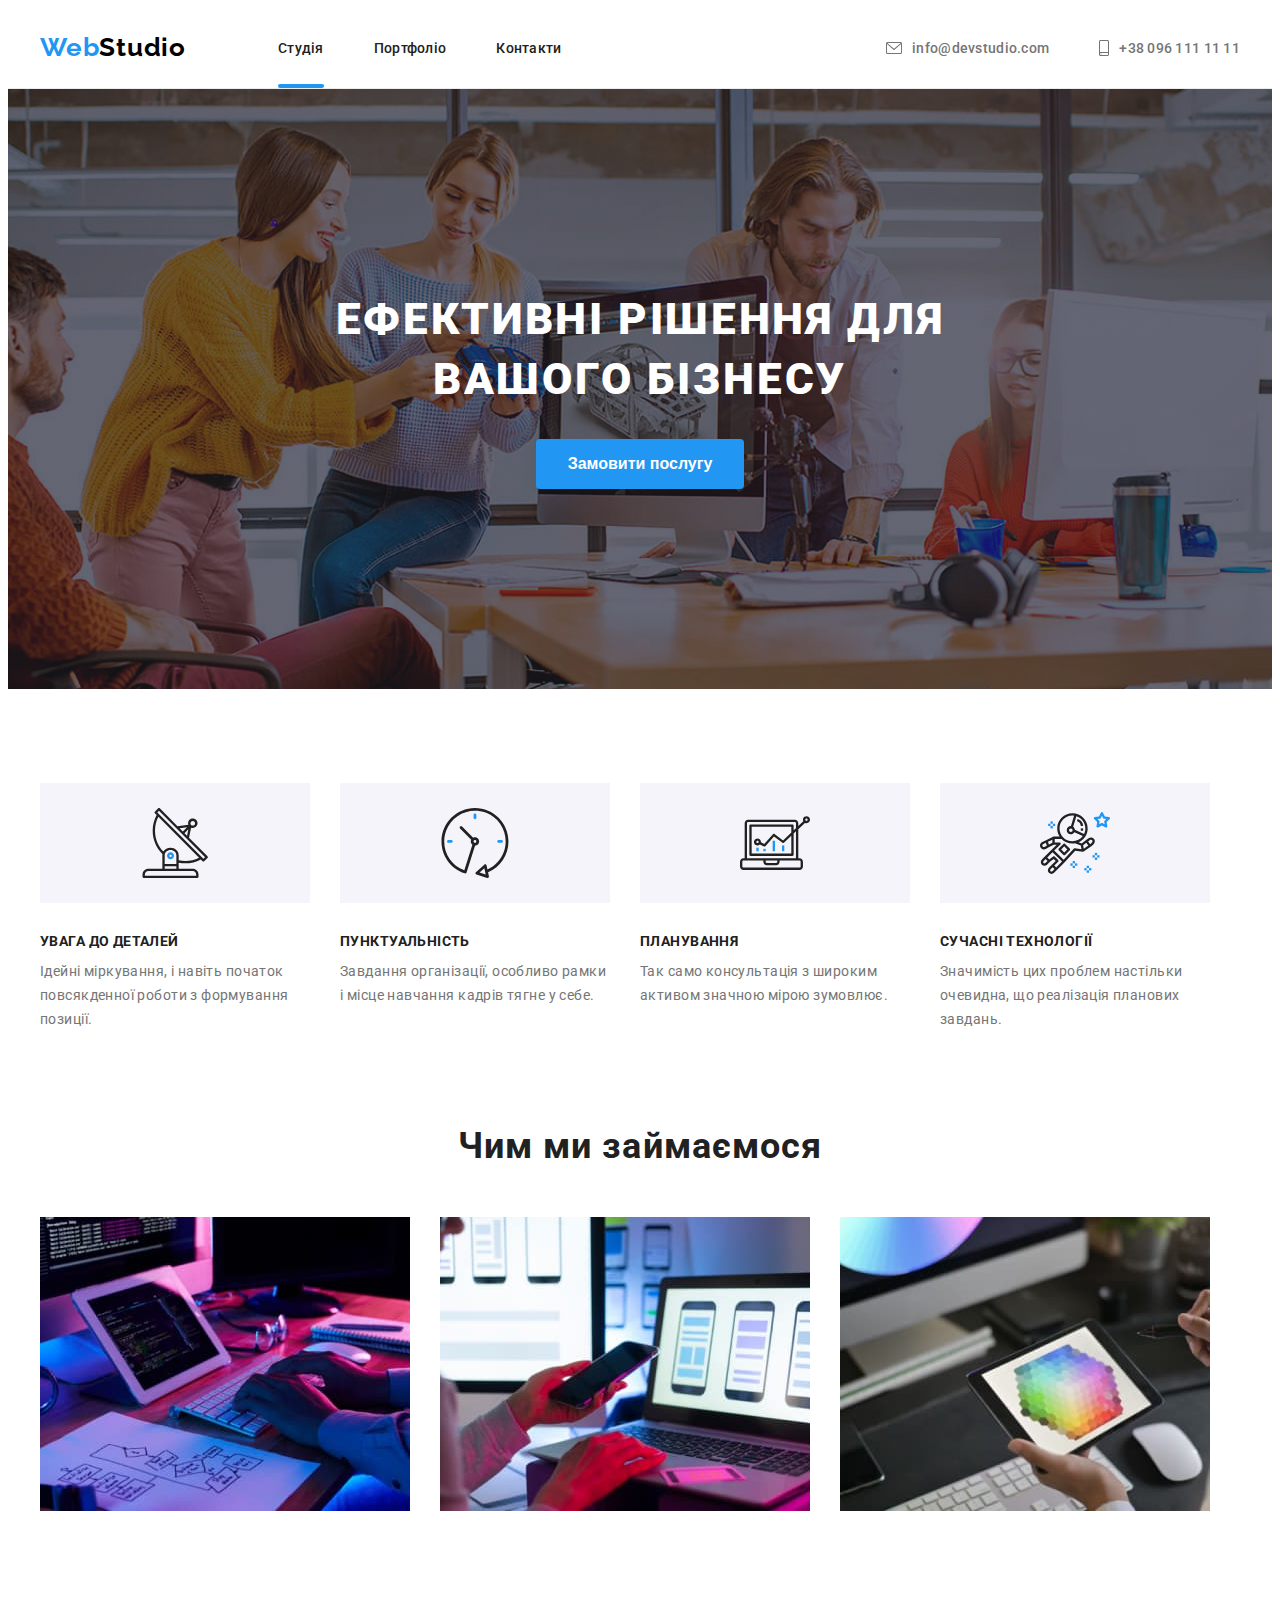
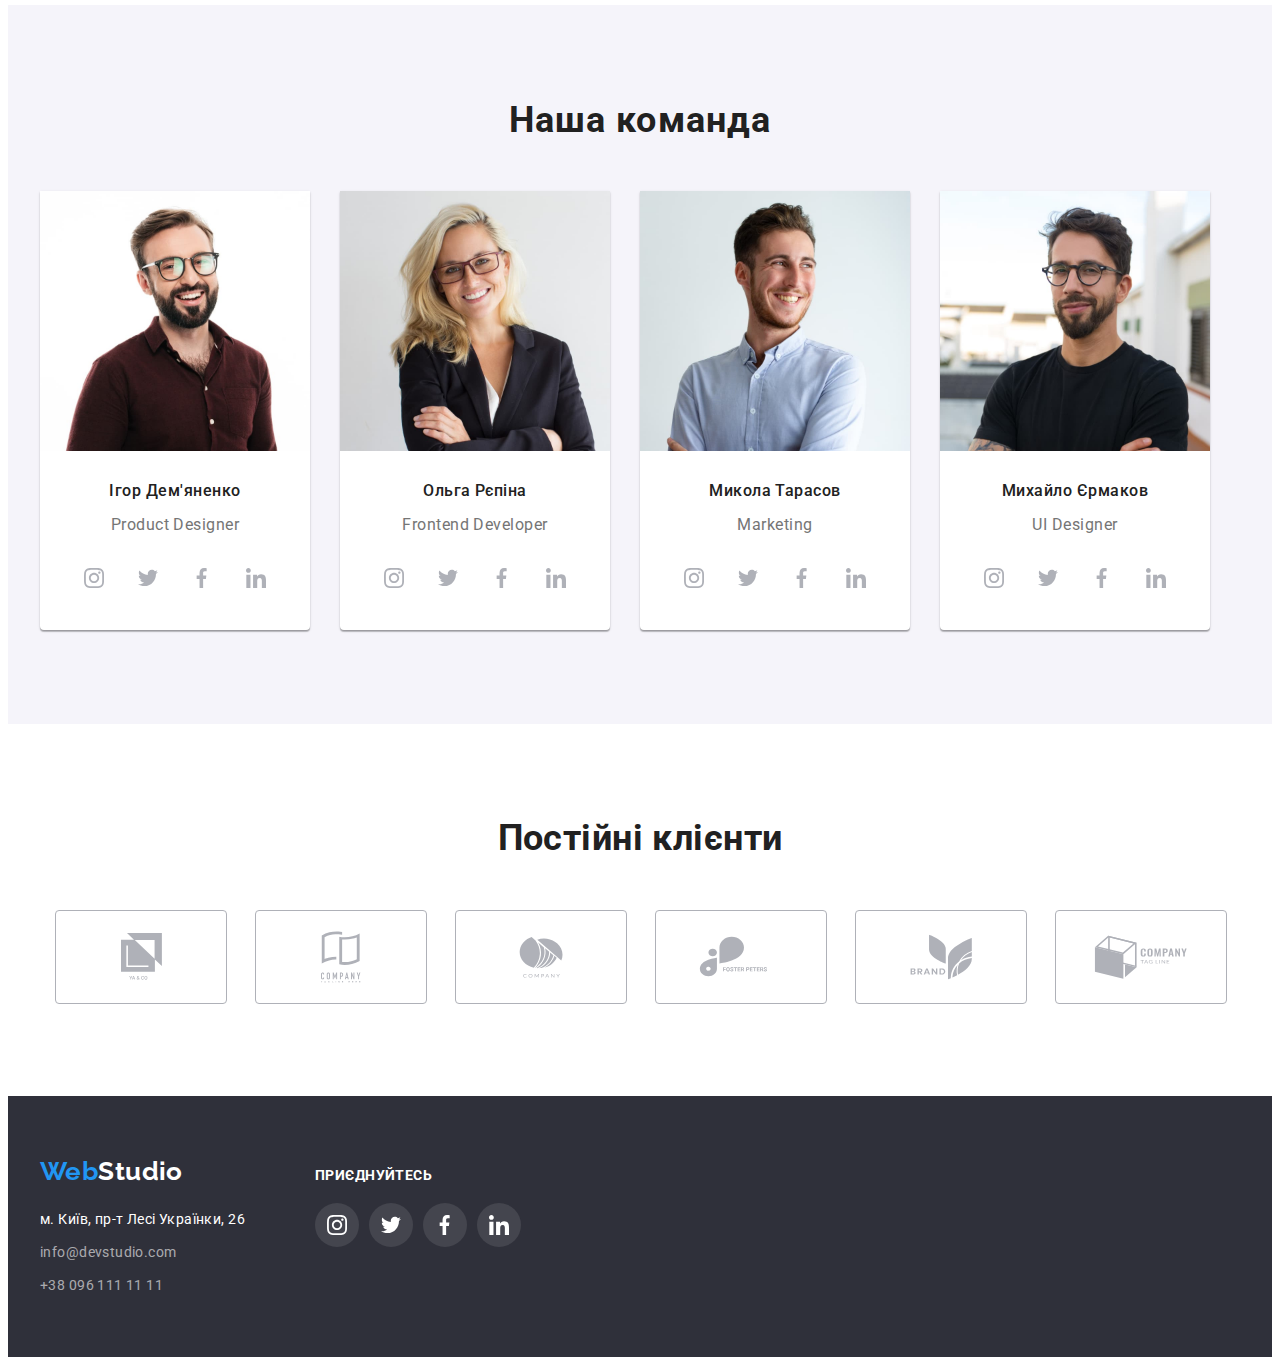
<file: index.html>
<!DOCTYPE html>
<html lang="en">
<head>
    <meta charset="UTF-8">
    <meta http-equiv="X-UA-Compatible" content="IE=edge">
    <meta name="viewport" content="width=device-width, initial-scale=1.0">
    <title>WebStudio</title>
    <link rel="preconnect" href="https://fonts.googleapis.com">
<link rel="preconnect" href="https://fonts.gstatic.com" crossorigin>
<link href="https://fonts.googleapis.com/css2?family=Raleway:wght@700&family=Roboto:wght@400;500;700;900&display=swap" rel="stylesheet">
<link rel="stylesheet" href="https://cdnjs.cloudflare.com/ajax/libs/modern-normalize/1.1.0/modern-normalize.min.css"
integrity="sha512-wpPYUAdjBVSE4KJnH1VR1HeZfpl1ub8YT/NKx4PuQ5NmX2tKuGu6U/JRp5y+Y8XG2tV+wKQpNHVUX03MfMFn9Q=="
crossorigin="anonymous"
referrerpolicy="no-referrer"/>
    <link rel="stylesheet" href="./сss/style.css">
</head>
<body>
<header class="header">
    <div class="container">
        <nav class="header-nav">
            <a class="logo" href="./index.html">Web<span class="logo-last-part">Studio</span></a>
            <ul class="header-list list">
                <li class="header-list-item"><a class="header-list-link link current" href="./index.html">Студія</a></li>
                <li class="header-list-item"><a class="header-list-link link" href="./portfolio.html">Портфоліо</a></li>
                <li class="header-list-item"><a class="header-list-link link" href="./index.html">Контакти</a></li>
            </ul>
        </nav>
        <ul class="header-list header-list-nav list">
            <li class="contacts-icon">
                <a class="header-mail-link header-link" href="mailto:info@devstudio.com"><svg class="mail-icon" width="16" height="16">
                    <use href="./img/icons.svg#icon-envelope"></use></svg>info@devstudio.com</a>
            </li>
            <li>
                <a class="header-tel-link header-link" href="tel:+380961111111"><svg class="tel-icon" width="10" height="16">
                    <use href="./img/icons.svg#icon-smartphone-4"></use></svg>+38 096 111 11 11</a>
            </li>
        </ul>
    </div>

</header>   
<main class="main">
    <section class="hero section">
        <div class="container">
            <h1 class="hero-title uppercase">Ефективні рішення для вашого бізнесу</h1>
            <button class="hero-button" type="button">Замовити послугу</button>   
        </div>
    </section>
    <section class="next section">
        <div class="container">
                <h2 class=" next-title visually-hidden">Особливості</h2>
                <ul class="next-list list">
                    <li class="next-list-item">
                        <div class="next-icon icon">
                            <svg  width="70" height="70">
                                <use href="./img/icons.svg#icon-Group-15"></use>
                                </svg>
                            </div>
                        <h3 class="next-text-title uppercase" >УВАГА ДО ДЕТАЛЕЙ</h3>
                        <p class="next-paragraph-title">Ідейні міркування, і навіть початок повсякденної роботи з формування позиції.</p>
                    </li>
        
                    <li class="next-list-item">
                        <div class="next-icon icon">
                            <svg  width="70" height="70">
                                <use href="./img/icons.svg#icon-clock-1-3"></use>
                                </svg>
                        </div>
                        <h3 class="next-text-title uppercase">ПУНКТУАЛЬНІСТЬ</h3>
                        <p class="next-paragraph-title">Завдання організації, особливо рамки і місце навчання кадрів тягне у себе.</p>  
                    </li>
        
                    <li class="next-list-item">
                        <div class="next-icon icon">
                            <svg  width="70" height="70">
                                <use href="./img/icons.svg#icon-diagram-1-2"></use>
                                </svg>
                        </div>
                        <h3 class="next-text-title uppercase">ПЛАНУВАННЯ</h3>
                        <p class="next-paragraph-title">Так само консультація з широким активом значною мірою зумовлює.</p>  
                    </li>
        
                    <li class="next-list-item">
                        <div class="next-icon icon">
                            <svg  width="70" height="70">
                                <use href="./img/icons.svg#icon-astronaut-1-2"></use>
                                </svg>
                        </div>
                         <h3 class="next-text-title u">СУЧАСНІ ТЕХНОЛОГІЇ</h3>
                         <p class="next-paragraph-title">Значимість цих проблем настільки очевидна, що реалізація планових завдань.</p>  
                    </li>
                </ul>
        </div>
        
    </section>
    <section class="work section">
        <div class="container">
                <h2 class="work-title title">Чим ми займаємося</h2>
                <ul class="work-list list">
                    <li>
                        <img class="work-photo-img" src="./img/about1.jpg" alt="picture about service" width="370">
                    </li>
                    <li>
                        <img class="work-photo-img" src="./img/about2.jpg" alt="picture about service" width="370">
                    </li>
                    <li>
                        <img class="work-photo-img" src="./img/about3.jpg" alt="picture about service" width="370">
                    </li>
                </ul>   
        </div>
    </section>
    <section class="about section">
        <div class="container">
                <h2 class="about-title section-title">Наша команда</h2>
                <ul class="about-list list">
                    <li class="about-list-item list">
                        <img class="about-photo-img list" src="./img/team(1).jpg" alt="photo Igor Dem'yanenko" width="270">
                        <div class="about-container">
                            <h3 class="about-after-title">Ігор Дем'яненко</h3>
                            <p class="about-text">Product Designer</p>
                            <ul class="social-icons list">
                                <li class="social-item">
                                    <a href="" class="social-link link">
                                 <svg class="social-icon" width="20" height="20">
                                    <use href="./img/icons.svg#icon-footer-instagram"></use>
                                 </svg>
                                    </a></li>
                                <li class="social-item">
                                    <a href="" class="social-link link">
                                        <svg class="social-icon" width="20" height="20">
                                            <use href="./img/icons.svg#icon-footer-twitter"></use>
                                         </svg>
                                    </a></li>
                                <li class="social-item">
                                    <a href="" class="social-link link">
                                        <svg class="social-icon" width="20" height="20">
                                            <use href="./img/icons.svg#icon-footer-facebook"></use>
                                         </svg>
                                    </a></li>
                                <li class="social-item">
                                    <a href="" class="social-link link">
                                        <svg class="social-icon" width="20" height="20">
                                            <use href="./img/icons.svg#icon-footer-linkedin"></use>
                                         </svg>
                                    </a></li>
                            </ul>
                        </div>
                       
                    </li>
                    <li class="about-list-item list">
                        <img class="about-photo-img list" src="./img/team(2).jpg" alt="photo Olga Ryepina" width="270">
                        <div class="about-container">
                            <h3 class="about-after-title">Ольга Рєпіна</h3>
                            <p class="about-text">Frontend Developer</p>
                            <ul class="social-icons list">
                                <li class="social-item">
                                    <a href="" class="social-link link">
                                 <svg class="social-icon" width="20" height="20">
                                    <use href="./img/icons.svg#icon-footer-instagram"></use>
                                 </svg>
                                    </a></li>
                                <li class="social-item">
                                    <a href="" class="social-link link">
                                        <svg class="social-icon" width="20" height="20">
                                            <use href="./img/icons.svg#icon-footer-twitter"></use>
                                         </svg>
                                    </a></li>
                                <li class="social-item">
                                    <a href="" class="social-link link">
                                        <svg class="social-icon" width="20" height="20">
                                            <use href="./img/icons.svg#icon-footer-facebook"></use>
                                         </svg>
                                    </a></li>
                                <li class="social-item">
                                    <a href="" class="social-link link">
                                        <svg class="social-icon" width="20" height="20">
                                            <use href="./img/icons.svg#icon-footer-linkedin"></use>
                                         </svg>
                                    </a></li>
                            </ul>  
                        </div>
                    </li>
                    <li class="about-list-item list">
                        <img class="about-photo-img list" src="./img/team(3).jpg" alt="photo Mikola Tarasov" width="270">
                        <div class="about-container">
                            <h3 class="about-after-title">Микола Тарасов</h3>
                            <p class="about-text">Marketing</p>
                            <ul class="social-icons list">
                                <li class="social-item">
                                    <a href="" class="social-link link">
                                 <svg class="social-icon" width="20" height="20">
                                    <use href="./img/icons.svg#icon-footer-instagram"></use>
                                 </svg>
                                    </a></li>
                                <li class="social-item">
                                    <a href="" class="social-link link">
                                        <svg class="social-icon" width="20" height="20">
                                            <use href="./img/icons.svg#icon-footer-twitter"></use>
                                         </svg>
                                    </a></li>
                                <li class="social-item">
                                    <a href="" class="social-link link">
                                        <svg class="social-icon" width="20" height="20">
                                            <use href="./img/icons.svg#icon-footer-facebook"></use>
                                         </svg>
                                    </a></li>
                                <li class="social-item">
                                    <a href="" class="social-link link">
                                        <svg class="social-icon" width="20" height="20">
                                            <use href="./img/icons.svg#icon-footer-linkedin"></use>
                                         </svg>
                                    </a></li>
                            </ul>
                            </div>
                    </li>
                    <li class="about-list-item list">
                        <img class="about-photo-img list" src="./img/team(4).jpg" alt="photo Mihailo Yermakov" width="270">
                        <div class="about-container">
                            <h3 class="about-after-title">Михайло Єрмаков</h3>
                            <p class="about-text">UI Designer</p>
                            <ul class="social-icons list">
                                <li class="social-item">
                                    <a href="" class="social-link link">
                                 <svg class="social-icon" width="20" height="20">
                                    <use href="./img/icons.svg#icon-footer-instagram"></use>
                                 </svg>
                                    </a></li>
                                <li class="social-item">
                                    <a href="" class="social-link link">
                                        <svg class="social-icon" width="20" height="20">
                                            <use href="./img/icons.svg#icon-footer-twitter"></use>
                                         </svg>
                                    </a></li>
                                <li class="social-item">
                                    <a href="" class="social-link link">
                                        <svg class="social-icon" width="20" height="20">
                                            <use href="./img/icons.svg#icon-footer-facebook"></use>
                                         </svg>
                                    </a></li>
                                <li class="social-item">
                                    <a href="" class="social-link link">
                                        <svg class="social-icon" width="20" height="20">
                                            <use href="./img/icons.svg#icon-footer-linkedin"></use>
                                         </svg>
                                    </a></li>
                            </ul>
                        </div>
                        
                    </li>
                </ul>
            </div>
    </section>
    <section class="clients-section">
        <div class="conteiner">
            <h2 class="clients-title section-title">Постійні клієнти</h2>
            <ul class="clients-list list">
                <li class="clients-item">
                    <a href="" class="clients-link link">
                        <svg class="clients-icon" width="41" height="47">
                        <use href="./img/icons.svg#icon-group-14"></use>
                        </svg>
                    </a></li>
                <li class="clients-item">
                    <a href="" class="clients-link link">
                        <svg class="clients-icon" width="40" height="52">
                            <use href="./img/icons.svg#icon-group-13"></use>
                            </svg>
                    </a></li>
                <li class="clients-item">
                    <a href="" class="clients-link link">
                        <svg class="clients-icon" width="44" height="42">
                            <use href="./img/icons.svg#icon-group-11"></use>
                            </svg>
                    </a></li>
                <li class="clients-item">
                    <a href="" class="clients-link link">
                        <svg class="clients-icon" width="85" height="41">
                            <use href="./img/icons.svg#icon-group-7"></use>
                            </svg>
                    </a></li>
                <li class="clients-item">
                    <a href="" class="clients-link link">
                        <svg class="clients-icon" width="63" height="46">
                            <use href="./img/icons.svg#icon-group-9"></use>
                            </svg>
                    </a></li>
                <li class="clients-item">
                    <a href="" class="clients-link link">
                        <svg class="clients-icon" width="94" height="44">
                            <use href="./img/icons.svg#icon-group-10"></use>
                            </svg>
                    </a></li>
            </ul>


        </div>


    </section>
    </main> 
<footer class="footer">
            <div class="container">
                <div class="footer-container">
                <div class="first-container">   
            <a class="logo-footer" href="/">Web<span class="logo-footer-part">Studio</span></a>
            <address class="footer-address">
                <a class="footer-nav-link" href="https://goo.gl/maps/e65cpARR4rWKHHQ89" target="_blank" rel="noopener noreferrer nofollow">
                    м. Київ, пр-т Лесі Українки, 26</a>
            </address> 
            <ul class="footer-list list">
            <li class="footer-list-item">
                <a class="footer-mail-link" href="mailto:info@devstudio.com">info@devstudio.com</a>
            </li>
            <li class="footer-list-item">
                <a class="footer-tel-link" href="tel:+380961111111">+38 096 111 11 11</a>
            </li>
            </ul>
            </div>
            <div class="second-container">
            <h2 class="message-after-title">приєднуйтесь</h2>
            <ul class="footer-icons list">
            <li class="footer-item">
                <a href="" class="footer-link link">
             <svg class="footer-icon" width="20" height="20">
                <use href="./img/icons.svg#icon-footer-instagram"></use>
             </svg>
                </a></li>
            <li class="footer-item">
                <a href="" class="footer-link link">
                <svg class="footer-icon" width="20" height="20">
                <use href="./img/icons.svg#icon-footer-twitter"></use>
             </svg>
                </a></li>
                <li class="footer-item">
                    <a href="" class="footer-link link">
                 <svg class="footer-icon" width="20" height="20">
                    <use href="./img/icons.svg#icon-footer-facebook"></use>
                 </svg>
                    </a></li>
                    <li class="footer-item">
                        <a href="" class="footer-link link">
                     <svg class="footer-icon" width="20" height="20">
                        <use href="./img/icons.svg#icon-footer-linkedin"></use>
                     </svg>
                        </a></li>
        </ul>
        </div>
    </div>
    </div>
</footer>
</body>
</html>
</file>
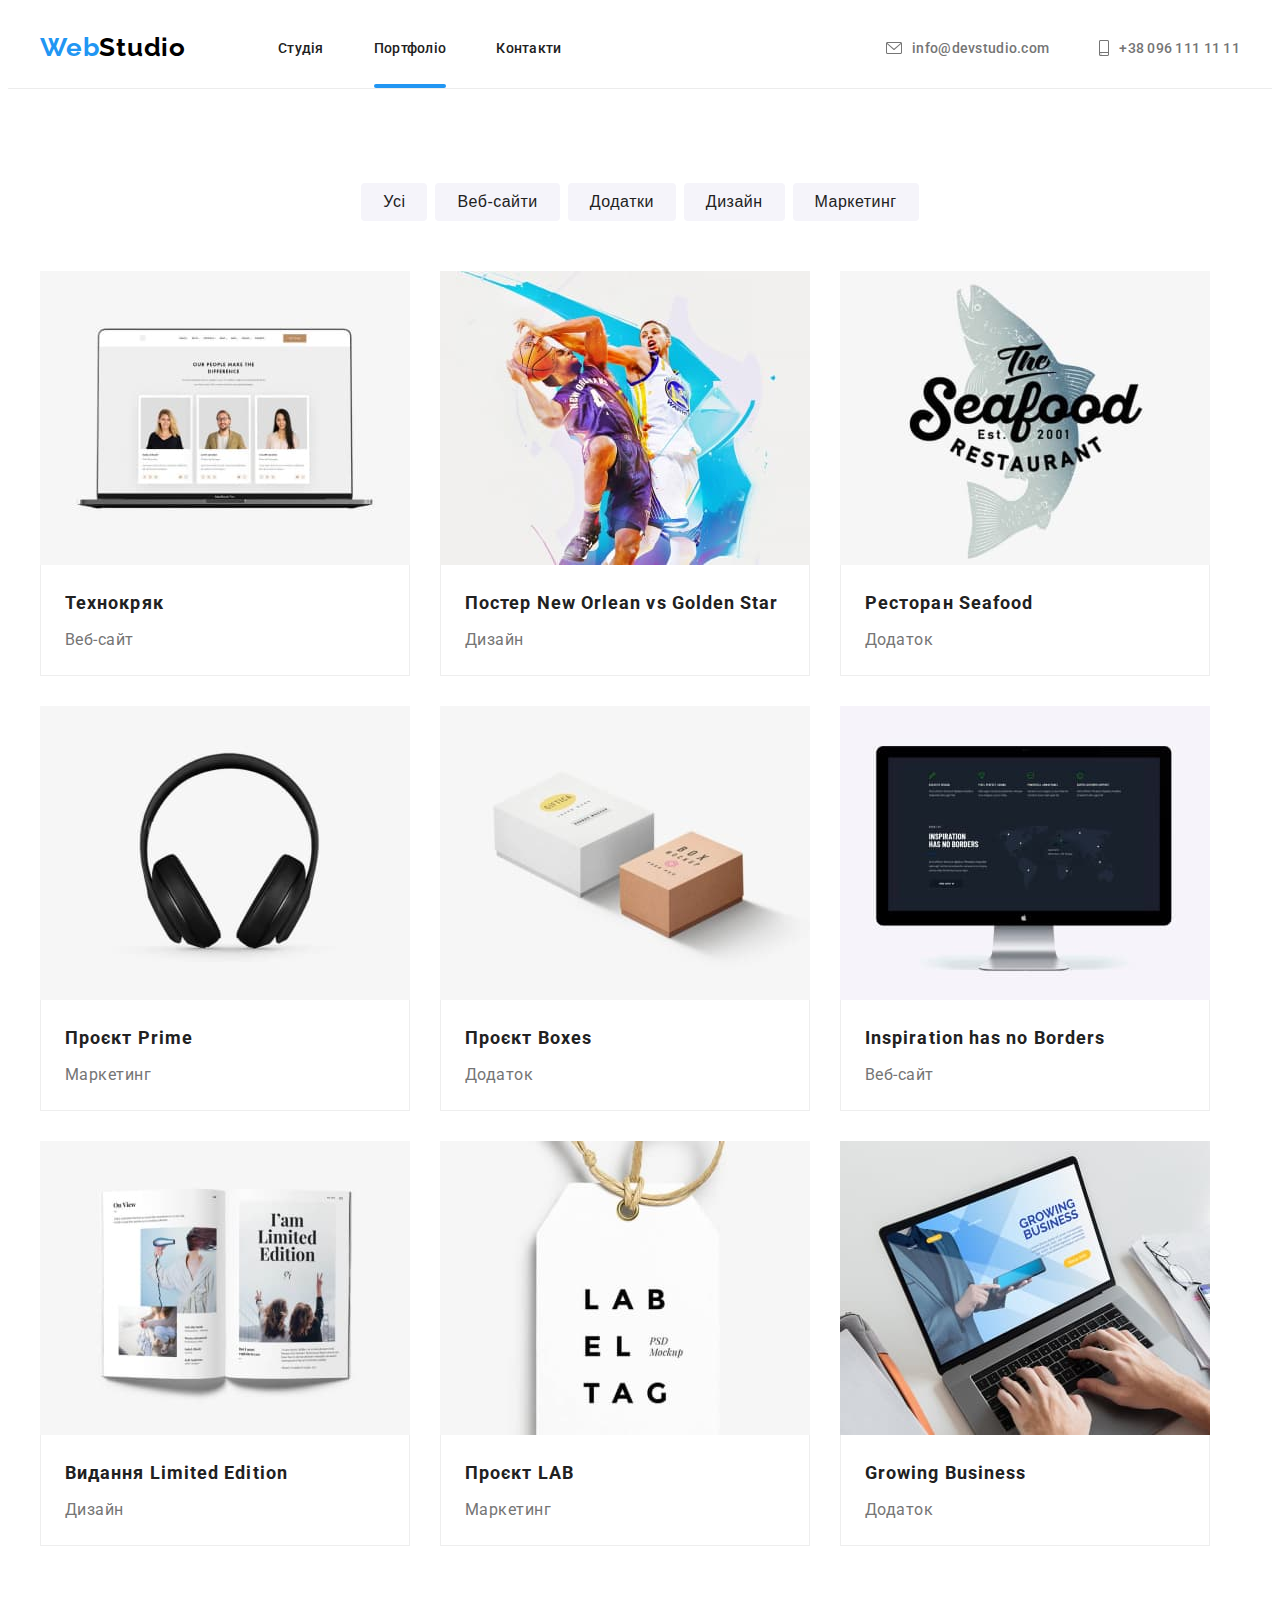
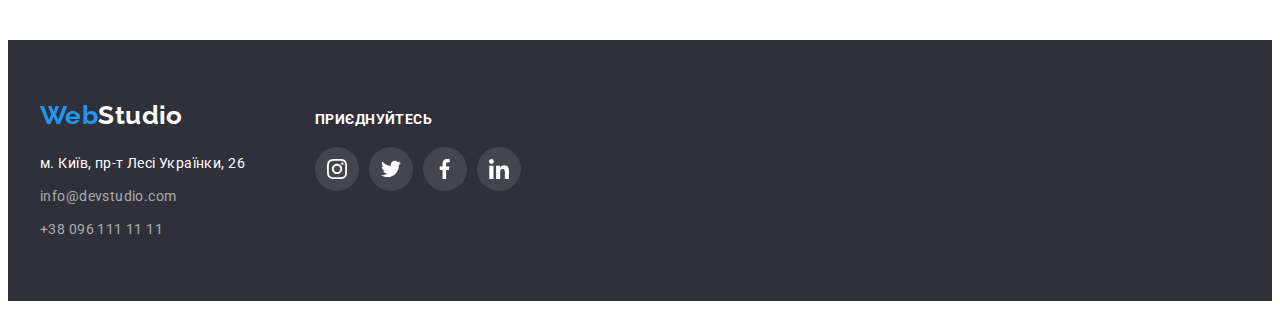
<file: portfolio.html>
<!DOCTYPE html>
<html lang="en">
<head>
    <meta charset="UTF-8">
    <meta http-equiv="X-UA-Compatible" content="IE=edge">
    <meta name="viewport" content="width=device-width, initial-scale=1.0">
    <title>WebStudio</title>
    <link rel="preconnect" href="https://fonts.googleapis.com">
    <link rel="preconnect" href="https://fonts.gstatic.com" crossorigin>
    <link href="https://fonts.googleapis.com/css2?family=Raleway:wght@700&family=Roboto:wght@400;500;700;900&display=swap" rel="stylesheet">
    <link rel="stylesheet" href="https://cdnjs.cloudflare.com/ajax/libs/modern-normalize/1.1.0/modern-normalize.min.css"
    integrity="sha512-wpPYUAdjBVSE4KJnH1VR1HeZfpl1ub8YT/NKx4PuQ5NmX2tKuGu6U/JRp5y+Y8XG2tV+wKQpNHVUX03MfMFn9Q=="
      crossorigin="anonymous"
      referrerpolicy="no-referrer"/>
    <link rel="stylesheet" href="./сss/style.css">
</head>
<body class="page-body">
    <header class="header">
        <div class="container">
            <nav class="header-nav">
                <a class="logo" href="./index.html">Web<span class="logo-last-part">Studio</span></a>
                <ul class="header-list list">
                    <li class="header-list-item"><a class="header-list-link link header-link-studio" href="./index.html">Студія</a></li>
                    <li class="header-list-item"><a class="header-list-link link current" href="./portfolio.html">Портфоліо</a></li>
                    <li class="header-list-item"><a class="header-list-link link" href="./index.html">Контакти</a></li>
                </ul>
            </nav>
            <ul class="header-list header-list-nav list">
                <li class="contacts-icon">
                    <a class="header-mail-link header-link" href="mailto:info@devstudio.com"><svg class="mail-icon" width="16" height="16">
                        <use href="./img/icons.svg#icon-envelope"></use></svg>info@devstudio.com</a>
                </li>
                <li>
                    <a class="header-tel-link header-link" href="tel:+380961111111"><svg class="tel-icon" width="10" height="16">
                        <use href="./img/icons.svg#icon-smartphone-4"></use></svg>+38 096 111 11 11</a>
                </li>
            </ul>
        </div>
      </header>   
    <main>
        <section class="portfolio section" >
            <div class="container">
                <h1 class="visually-hidden">Портфоліо</h1>
                    <ul class="portfolio-list list">
                        <li class="portfolio-list-button"><button class="portfolio-button" type="button">Усі</button></li>
                        <li class="portfolio-list-button"><button class="portfolio-button" type="button">Веб-сайти</button></li>
                        <li class="portfolio-list-button"><button class="portfolio-button" type="button">Додатки</button></li>
                        <li class="portfolio-list-button"><button class="portfolio-button" type="button">Дизайн</button></li>
                        <li class="portfolio-list-button"><button class="portfolio-button" type="button">Маркетинг</button></li>
                    </ul>
                    <ul class="galery-list list">
                        <li class="galery-list-item list">
                            <a class="examples-card" href="">
                            <div class="galery-card">
                            <img class="galery-photo-img list" src="./img/portfolio(1).jpg" alt="photo open laptop with team" width="370">
                            <div class="galery-about-text">
                            <h2 class="galery-after-title">Технокряк</h2>
                            <p class="about-text">Веб-сайт</p>
                        </div>
                    </div>
                        </a>
                        </li>
                        <li class="galery-list-item list">
                            <a class="examples-card" href="">
                            <div class="galery-card">
                            <img class="galery-photo-img list" src="./img/portfolio(2).jpg" alt="photo basketboll player" width="370">
                            <div class="galery-about-text">
                                <h2 class="galery-after-title">Постер New Orlean vs Golden Star</h2>
                                <p class="about-text">Дизайн</p>
                            </div>
                        </div>
                            </a>
                            </li>
                        <li class="galery-list-item list">
                            <a class="examples-card" href="">
                            <div class="galery-card">
                            <img class="galery-photo-img list" src="./img/portfolio(3).jpg" alt="photo poster seafood restorant" width="370">
                            <div class="galery-about-text">
                                <h2 class="galery-after-title">Ресторан Seafood</h2>
                                <p class="about-text">Додаток</p>
                            </div>
                        </div>
                    </a>
                        </li>
                        <li class="galery-list-item list">
                            <a class="examples-card" href="">
                            <div class="galery-card">
                            <img class="galery-photo-img list" src="./img/portfolio(4).jpg" alt="photo headphone" width="370">
                            <div class="galery-about-text">
                            <h2 class="galery-after-title">Проєкт Prime</h2>
                            <p class="about-text">Маркетинг</p>
                            </div>
                        </div>
                    </a>
                        </li>
                        <li class="galery-list-item list">
                            <a class="examples-card" href="">
                            <div class="galery-card">
                            <img class="galery-photo-img list" src="./img/portfolio(5).jpg" alt="photo boxes" width="370">
                            <div class="galery-about-text">
                            <h2 class="galery-after-title">Проєкт Boxes</h2>
                            <p class="about-text">Додаток</p>
                        </div>
                       </div>
                    </a>
                        </li>
                        <li class="galery-list-item list">
                            <a class="examples-card" href="">
                            <div class="galery-card">
                            <img class="galery-photo-img list" src="./img/portfolio(6).jpg" alt="photo monitor" width="370">
                            <div class="galery-about-text">
                            <h2 class="galery-after-title">Inspiration has no Borders</h2>
                            <p class="about-text">Веб-сайт</p>
                            </div>
                        </div>
                    </a>
                        </li>
                        <li class="galery-list-item list">
                            <a class="examples-card" href="">
                            <div class="galery-card">
                            <img class="galery-photo-img list" src="./img/portfolio(7).jpg" alt="photo page of book" width="370">
                            <div class="galery-about-text">
                            <h2 class="galery-after-title">Видання Limited Edition</h2>
                            <p class="about-text">Дизайн</p>
                            </div>
                        </div>
                    </a>
                    </li>
                        <li class="galery-list-item list">
                            <a class="examples-card" href="">
                            <div class="galery-card">
                            <img class="galery-photo-img list" src="./img/portfolio(8).jpg" alt="photo tag" width="370">
                            <div class="galery-about-text">
                            <h2 class="galery-after-title">Проєкт LAB</h2>
                            <p class="about-text">Маркетинг</p>
                        </div>
                    </div>
                </a>
                        </li>
                        <li class="galery-list-item list">
                            <a class="examples-card" href="">
                            <div class="galery-card">
                            <img class="galery-photo-img list" src="./img/portfolio(9).jpg" alt="photo laptop" width="370">
                            <div class="galery-about-text">
                            <h2 class="galery-after-title">Growing Business</h2>
                            <p class="about-text">Додаток</p>
                            </div>
                        </div>
                    </a>
                        </li>
                    </ul> 
                </div>
            </section>
        </main>
        <footer class="footer section">
            <div class="container">
                <div class="footer-container">
                <div class="first-container">   
            <a class="logo-footer" href="/">Web<span class="logo-footer-part">Studio</span></a>
            <address class="footer-address">
                <a class="footer-nav-link" href="https://goo.gl/maps/e65cpARR4rWKHHQ89" target="_blank" rel="noopener noreferrer nofollow">
                    м. Київ, пр-т Лесі Українки, 26</a>
            </address> 
            <ul class="footer-list list">
            <li class="footer-list-item">
                <a class="footer-mail-link" href="mailto:info@devstudio.com">info@devstudio.com</a>
            </li>
            <li class="footer-list-item">
                <a class="footer-tel-link" href="tel:+380961111111">+38 096 111 11 11</a>
            </li>
            </ul>
            </div>
            <div class="second-container">
            <h2 class="message-after-title">приєднуйтесь</h2>
            <ul class="footer-icons list">
            <li class="footer-item">
                <a href="" class="footer-link link">
             <svg class="footer-icon" width="20" height="20">
                <use href="./img/icons.svg#icon-footer-instagram"></use>
             </svg>
                </a></li>
            <li class="footer-item">
                <a href="" class="footer-link link">
                <svg class="footer-icon" width="20" height="20">
                <use href="./img/icons.svg#icon-footer-twitter"></use>
             </svg>
                </a></li>
                <li class="footer-item">
                    <a href="" class="footer-link link">
                 <svg class="footer-icon" width="20" height="20">
                    <use href="./img/icons.svg#icon-footer-facebook"></use>
                 </svg>
                    </a></li>
                    <li class="footer-item">
                        <a href="" class="footer-link link">
                     <svg class="footer-icon" width="20" height="20">
                        <use href="./img/icons.svg#icon-footer-linkedin"></use>
                     </svg>
                        </a></li>
        </ul>
        </div>
    </div>
    </div>
</footer>
    
</body>
</html>
</file>
<file: сss/style.css>
/*General styles*/
:root {
  --main-color: #212121;
  --second-color: #757575;
  --accent-color:  #2196F3;
  --button-first-color: #FFFFFF;
  --button-second-color: #2196F3;
  --body-color--: white;
  --section-color--:  #F5F4FA;
  --icon-color--: #AFB1B8;
  
}
body {
  font-family: 'Roboto', sans-serif;
  color: var(--main-color);
  background: var(--body-color--);
  font-size: 14px;
  letter-spacing: 0.03em;
}
h1,
h2,
h3,
h4,
p {
  margin: 0;
}
ul,
ol {
  margin: 0;
  padding: 0;
}
img {
  display: block;
  max-width: 100;
  height: auto;
}
button {
  cursor: pointer;
}

address {
  font-style: none;
}

.container {
  width: 1200px;
  margin-left: auto;
  margin-right: auto;
  padding: 0 15px;

}
.section {
  padding-top: 94px;
  
}
.link {
  text-decoration: none;

}
.list {
  list-style: none;
  padding: 0;
  margin: 0;
}
.uppercase {
  text-transform: uppercase;
}

/*Header styles*/
.header {
  border-bottom: 1px solid #ececec;
  background-color: var(--body-color--);
}
.header .container {
  display: flex;
  align-items: center;
}
.header-nav {
  display: flex;
}
.header-nav .logo {
  font-family: 'Raleway';
  font-weight: 700;
  font-size: 26px;
  line-height: calc(31/26);
  letter-spacing: 0.03em; 
  text-decoration: none;
  color: var(--accent-color);
  padding-top: 24px;
  padding-bottom: 25px;
}
.logo-last-part {
  color:
  #000000;
}
.header-list-list .header-list-link .current:visited {
  color: var(--accent-color);
}

.header-list {
  
    display: flex;
    margin-left: 92px;
    align-items: center;
  }


.header-list .header-list-item:not(:last-child) {
  margin-right: 50px;
}
.header-list .header-list-link {
  font-weight: 500;
  font-size: 14px;
  line-height: calc(16/14);
  letter-spacing: 0.02em;
  color: var(--main-color);
  display: block;
  transition: color 250ms cubic-bezier(0.4, 0, 0.2, 1);
  

  padding-top: 32px;
  padding-bottom: 32px;
  
  
  }
  .current::after {
    content: ' ';
    width: 100%;
    height: 4px;
    background-color: #2196f3;
    border-radius: 2px;
    position: absolute;
    bottom: 0;
    left: 0;
  }
.current {
  position: relative;
}

.current:visited {
  color: var(--accent-color); 
}

.header-list-link:hover,
.header-list-link:focus {
  color: var(--accent-color);


}
.header-list-nav {
  display: flex;
  margin-left: auto;
  flex-wrap: wrap;
  column-gap: 50px;
}
.header-mail-link {
  font-weight: 500;
  font-size: 14px;
  line-height: calc(16/14);
  letter-spacing: 0.02em;
  color: var(--second-color);
  text-decoration: none;
  display: block;
  transition: color 250ms cubic-bezier(0.4, 0, 0.2, 1);

  padding-top: 32px;
  padding-bottom: 32px;
 
}
.header-mail-link {
  display: flex;
  align-items: center;
}
.header-mail-link .header-link:hover
.header-mail-link .header-link:focus {
  color: var(--accent-color);  
}


.header-tel-link {
  display: flex;
  align-items: center;
}
.header-tel-link {
  font-weight: 500;
  font-size: 14px;
  line-height: calc(16/14);
  letter-spacing: 0.02em;
  color: var(--second-color);
  text-decoration: none;
  display: block;
  transition: color 250ms cubic-bezier(0.4, 0, 0.2, 1);

  padding-top: 32px;
  padding-bottom: 32px;
  
}
.header-link:hover,
.header-link:focus {
  color: var(--accent-color);  
}
.mail-icon {
  margin-right: 10px;
  fill: currentColor;
}


.tel-icon {
  margin-right: 10px;
  fill: currentColor;
  vertical-align: top;
}

/*Hero styles*/
.hero {
  background: #2F303A;
  background-image: linear-gradient(
    rgba(47, 48, 58, 0.4),
    rgba(47, 48, 58, 0.4)), 
    url(../img/hero.jpg);
    background-repeat: no-repeat;
    background-position: center;
    background-size: cover;
    
}
.hero.section {
  padding-top: 200px;
  padding-bottom: 200px;
}
.hero > .container {
  text-align: center;
}

.hero-title {
  font-weight: 900;
  font-size: 44px;
  line-height: calc(60/44);
  text-align: center;
  letter-spacing: 0.06em;
  text-transform: uppercase;
  color: #FFFFFF;
  width: 610px;
  margin-bottom: 45px;
  margin-bottom: 30px;
  margin-left: auto;
  margin-right: auto;
  max-width: 696px;
  
}
.hero-button {
  font-weight: 700;
  font-size: 16px;
  line-height: calc(30/16);
  
  cursor: pointer;
 
  border: none;
  
  border-radius: 4px;
  margin: 0 auto;
  display: block;

  padding: 10px 32px;
  color: #FFFFFF;
  background-color: var(--accent-color);
  


}


.visually-hidden {
  position: absolute;
    white-space: nowrap;
    width: 1px;
    height: 1px;
    overflow: hidden;
    border: 0;
    padding: 0;
    clip: rect(0 0 0 0);
    clip-path: inset(50%);
    margin: -1px;
}


.next-list {
  display: flex;
  margin-left: auto;
  margin-right: auto;
  align-items: flex-start;
  flex-wrap: wrap;
  gap: 30px;

}
  

.next-list .next-list-item {
  width: 270px;
  
}
.next-list .next-text-title {
  font-weight: 700;
  font-size: 14px;
  line-height: calc(16/14);
  letter-spacing: 0.03em;
  text-transform: uppercase;
  color: var(--main-color);
  margin-bottom: 10px;
  align-items: flex-start;
  
  
}
.next-paragraph-title {
  font-size: 14px;
  line-height:calc(24/14);
  letter-spacing:0.03em;
  color: var(--second-color);
  
}
.next-icon {
  display: flex;
  justify-items: center;
  align-items: center;
  justify-content: center;
  width: 270px;
  height: 120px;
  background-color: #F5F4FA;
  margin-bottom: 30px;
 
}

/*Work styles*/
.work {
  background-color: var(--body-color--);
  padding-bottom: 94px;
}
.work .section {
    padding-top: 0;
    

  }

.work-title {
  font-weight: 700;
  font-size: 36px;
  line-height: calc(42/36);
  text-align: center;
  letter-spacing: 0.03em;
  color: var(--main-color);
  margin-bottom: 50px;
  }

  .section-title {
    font-size: 36px;
    line-height: 1.16;
    text-align: center;
  }
  .work-list {
      display: flex;
      flex-wrap: wrap;
      gap: 30px;

    }
    .work-list .work-item {
      
      position: relative;
      overflow: hidden;
    }
   
    
    .work-description {
      font-weight: 700;
      font-size: 14px;
      line-height: calc(16/14);
      text-align: center;
      letter-spacing: 0.03em;
      text-transform: uppercase;
      color: #FFFFFF;
      background-color: rgba(47, 48, 58, 0.8);
      position: absolute;
      bottom: 0;
      height: 100;
      left: 0;
      right: 0;
      display: flex;
      justify-content: center;
      align-items: center;
      padding: 27px;
      transform: translateY(0);
      transition: transform 500ms linear;
    }
    
  /*.work-list .work-item:hover .work-description {
      transform: translateY(0);
    }
    
    .work-list .work-item:hover .work-description {
      transform: translateY(0);
    }/*
/*About styles*/
.about {
  background: var(--section-color--);
  padding-bottom: 94px;
  
}

.about-title {
  font-weight: 700;
  font-size: 36px;
  line-height: calc(42/36);
  text-align: center;
  letter-spacing: 0.03em;
  color: var(--main-color);
  margin-bottom: 50px;
  }
.about-list {
   
      display: flex;
      flex-wrap: wrap;
      gap: 30px;
  }
  .about-list .social-icons {
    display: flex;
    justify-content: center;
    margin-top: 16px;
    
  }
  
  

  .about-list .social-item {
    width: 44px;
    height: 44px;
    background-color: var(--body-color--);
    transition: color 250ms cubic-bezier(0.4, 0, 0.2, 1);

    margin-right: 10px;
    border-radius: 50%;
  }

  .about-list .social-link:hover,
  .about-list .social-link:focus {
    background-color: var(--accent-color);
    color: var(--button-first-color);
  }
  .about-list .social-link{
    width: 100%;
    height: 100%;
    display: flex;
    align-items: center;
    justify-content: center;
    transition: color 250ms cubic-bezier(0.4, 0, 0.2, 1), background-color 250ms cubic-bezier(0.4, 0, 0.2, 1);
    border-radius: 50%;
    color: var(--icon-color--);
    
  }
  .about-list .social-item:last-child {
    margin-right: 0;
  }

  .social-icon{
    fill: currentColor;
  }
  .social-link:hover,
  .social-link:focus {
  background-color: var(--accent-color);
  border-radius: 50%;
  fill: #ffff;
  }
  
  .about-container {
    padding: 30px 10px 30px 10px;
    text-align: center;
  }
  .about-list-item {
    
    
    min-width: 270px;
   
    background-color: #FFFFFF;

    box-shadow: 0px 1px 3px rgba(0, 0, 0, 0.12), 0px 1px 1px rgba(0, 0, 0, 0.14),
      0px 2px 1px rgba(0, 0, 0, 0.2);
    border-radius: 0px 0px 4px 4px;
  }
  .about-photo-img {
  
  }
  
.about-after-title {
  font-weight: 500;
  font-size: 16px;
  line-height: calc(19/16);
  letter-spacing: 0.03em;
  color: var(--main-color);
  margin-bottom: 10px;
  
}
.about-text {
  font-size: 16px;
  line-height: calc(19/16);
  letter-spacing: 0.03em;
  color: var(--second-color);
  }


  /*Clients styles*/
  .clients-title {
    margin-bottom: 50px;
  }
  .clients-section {
    padding-top: 94px;
    padding-bottom: 94px;
  }
  .clients-list {
    display: flex;
    flex-wrap: wrap;
    justify-content: center;
  }
   .clients-list  {
    display: flex;
    justify-content: center;
    margin-top: 50px;
    
  }
  .clients-list .clients-item {
    width: 170px;
    height: 92px;
    
    margin-right: 30px;
  
  }
  .clients-list .clients-item:last-child {
    margin-right: 0;
  }

  .clients-list .clients-link {
    width: 100%;
    height: 100%;
    display: flex;
    align-items: center;
    justify-content: center;
    border: 1px solid #AFB1B8;
    border-radius: 4px;
    color: #AFB1B8;
    transition: color 250ms cubic-bezier(0.4, 0, 0.2, 1), border 250ms cubic-bezier(0.4, 0, 0.2, 1);

  }

.clients-list .clients-icon {
  fill: currentColor;
}

.clients-link:hover {
  color: var(--accent-color);
  border: 1px solid var(--accent-color)
}

.clients-link:focus {
  color: var(--accent-color);
  border: 1px solid var(--accent-color);
}


/*Footer styles*/
.footer {
  padding-top: 60px;
  padding-bottom: 60px;
  background-color: #2F303A;
}
.footer-container {
  display: flex;
  align-items: baseline;
}


.first-container {
  margin-right: 70px;
}
.logo-footer {
  font-family: 'Raleway';
  font-style: normal;
  font-weight: 700;
  font-size: 26px;
  line-height: calc(31/26);
  text-decoration: none;
  color: var(--accent-color);
  font-family: 'Raleway';
  
}
.logo-footer-part {
  color: #FFFFFF;
  
  
  
}
.link .current {
  background-color: var(--accent-color);
}
.footer address {
  margin-top: 20px;
  
}
.footer-nav-link {
  font-style: normal;
  font-size: 14px;
  line-height: calc(24/14);
  letter-spacing: 0.03em;
  color: #FFFFFF;
  transition: color 250ms cubic-bezier(0.4, 0, 0.2, 1);

  
  text-decoration: none;
}
.footer-nav-link:hover,
.footer-nav-link:focus {
  color: var(--accent-color);
  text-decoration: none; 
}
.footer-list {
  margin-top: 9px;
  
  }
  .footer-link {
    width: 100%;
    height: 100%;
    display: flex;
    align-items: center;
    justify-content: center;
    
  }
.footer-list .footer-list-item:nth-child(even) {
  margin-top: 9px;
}
.footer-mail-link {
  font-style: normal;
  font-size: 14px;
  line-height: calc(24/14);
  letter-spacing: 0.03em;
  color: rgba(255, 255, 255, 0.6);
  transition: color 250ms cubic-bezier(0.4, 0, 0.2, 1);
  
  text-decoration: none;
}
.footer-mail-link:hover,
.footer-mail-link:focus {
  color: var(--accent-color);
  text-decoration: none; 
}

.footer-tel-link {
  font-style: normal;
  font-size: 14px;
  line-height: calc(24/14);
  letter-spacing: 0.03em;
  color: rgba(255, 255, 255, 0.6);
  transition: color 250ms cubic-bezier(0.4, 0, 0.2, 1);

  
  text-decoration: none;
}
.footer-tel-link:hover,
.footer-tel-link:focus {
  color: var(--accent-color);
  text-decoration: none; 
}
.second-container {
 display: flex;
 flex-direction: column;
 margin-right: 73px;
}

.message-after-title {
    display: flex;
    color: var(--body-color--);
    font-weight: 700;
    font-size: 14px;
    text-transform: uppercase;
    
    margin-bottom: 20px;
   
  
    

  }

.footer-icons {
  display: flex;
  margin-bottom: 20px;
  
}


.footer-item {
  display: flex;
  justify-content: center;
  align-items: center;
  width: 44px;
  height: 44px;

  margin-right: 10px;

 
}

.footer-link {
background-color: #44454e;
border-radius: 50%;
color: #ffff;
transition: color 250ms cubic-bezier(0.4, 0, 0.2, 1), background-color 250ms cubic-bezier(0.4, 0, 0.2, 1);
}
.footer-link:hover,
.footer-link:focus {
background-color: var(--accent-color);
}


.footer-item:last-child {
margin-right: 0;
}
.footer-icon {
fill: currentColor;
}
 .footer-link:hover,
 .footer-link:hover .footer-icon {
fill: var(--body-color--);
}
.third-container {
  display: flex;
  flex-direction: column;
  margin-right: auto;
 
 
 }
 .third-container:last-child {
  margin-right: 0;
 }

.footer-text {
  display: flex;
  font-weight: 700;
  line-height: 1.14;
  font-size: 14px;
  text-transform: uppercase;
  color: #ffffff;
  margin-bottom: 20px;
}

.footer-input {
  width: 358px;
  height: 50px;
  border: 1px solid rgba(255, 255, 255, 0.3);
  filter: drop-shadow(0px 4px 4px rgba(0, 0, 0, 0.15));
  border-radius: 4px;
  font-weight: 400;
  font-size: 16px;
  line-height: 1.25;
  letter-spacing: 0.03em;
  color: rgba(255, 255, 255, 0.6);
  background-color: #2F303A;
  padding-left: 16px;
}

.footer-btn {
  font-family: inherit;
  font-weight: 700;
  font-size: 16px;
  line-height: 1.88;
  letter-spacing: 0.06em;
  color: var(--button-first-color);
  background: var(--button-second-color);
  box-shadow: 0px 4px 4px rgba(0, 0, 0, 0.15);
  border-radius: 4px;
  display: flex;
  text-align: center;
  border: 0;
  min-width: 200px;
  padding: 10px 62px 10px 28px;
  display: block;
  text-align: center;
  gap: 10px;
  position: relative;
  transition: background-color 250ms cubic-bezier(0.4, 0, 0.2, 1);
}



.form-foot {
  margin-left: auto;
}

.foot-send {
  display: flex;
  align-items: center;
  justify-content: center;
  gap: 12px;
  position: relative;
}

.form-foot-icon {
  position: absolute;
  top: 13px;
  right: 28px;
}

.portfolio {
  padding-top: 94px;
  padding-bottom: 94px;
}
.portfolio-list {
    margin-bottom: 50px;
    display: flex;
    justify-content: center;
    gap: 8px;
    
  }





.portfolio-button {
color: #212121;
background: #F5F4FA;
border-radius: 4px;
border: none;
font-weight: 500;

font-size: 16px;
line-height: calc(26/16);


text-align: center;
letter-spacing: 0.03em;
transition: color 250ms cubic-bezier(0.4, 0, 0.2, 1);

padding: 6px 22px;


}




.portfolio-list-button .portfolio-button:hover,
.portfolio-list-button .portfolio-button:focus {
background-color: var(--accent-color);
color: #FFFFFF;
box-shadow: 0px 3px 1px rgba(0, 0, 0, 0.1), 0px 1px 2px rgba(0, 0, 0, 0.08),
    0px 2px 2px rgba(0, 0, 0, 0.12);
    border-radius: 4px;
   

}

.examples-card {
  display: block;
  text-decoration: none;
  
}
.examples-card {
  border-radius: 4px;
  
  
}
.examples-card:hover,
.examples-card:focus {
  cursor: pointer;
  box-shadow: 0px 1px 1px rgba(0, 0, 0, 0.12), 0px 4px 4px rgba(0, 0, 0, 0.06),
    1px 4px 6px rgba(0, 0, 0, 0.16);
   
  
    
   
}


.examples-card:hover .galery-description {
  transform: translateY(0);
  opacity: 1;
  box-shadow: 0px 1px 1px rgba(0, 0, 0, 0.12), 0px 4px 4px rgba(0, 0, 0, 0.06),
  1px 4px 6px rgba(0, 0, 0, 0.16);
  
}
.examples-card:focus .galery-description {
  transform: translateY(0);
  opacity: 1;
  box-shadow: 0px 1px 1px rgba(0, 0, 0, 0.12), 0px 4px 4px rgba(0, 0, 0, 0.06),
  1px 4px 6px rgba(0, 0, 0, 0.16);
  
} 

.galery-list {
  display: flex;
  flex-basis: 370px;
  flex-wrap: wrap;
  gap: 30px;
}
.galery-list-item {
  display: block;
 
  
}
.galery-list-item:hover .galery-description {
  transform: translateY(0);
}
.galery-list-item:focus .galery-description {
  transform: translateY(0);
  
 
}
.img-wrapper-galery {
  position: relative;
  overflow: hidden;
  
  
}

.galery-description  {
  position: absolute;
  top: 0;
  left: 0;
  bottom: 0;
  padding: 63px 24px;
  font-weight: 400;
  font-size: 18px;
  line-height: calc(26/18);
  letter-spacing: 0.03em;
  color: var(--section-color--);
  background-color: rgba(33, 150, 243, 0.9);
  transform: translateY(100%);
  transition: transform 250ms cubic-bezier(0.4, 0, 0.2, 1);
}

.galery-list-item:hover,
.galery-list-item:focus {
  border-radius: 4px;
  box-shadow: 0px 1px 1px rgba(0, 0, 0, 0.12), 0px 4px 4px rgba(0, 0, 0, 0.06), 1px 4px 6px rgba(0, 0, 0, 0.16);
  transition: color 250ms cubic-bezier(0.4, 0, 0.2, 1);
  
}
.galery-about-text {
  padding: 20px 24px;

  gap: 4px;

  border-right: 1px solid #eeeeee;
  border-bottom: 1px solid #eeeeee;
  border-left: 1px solid #eeeeee;
}
.galery-card {
  text-decoration: none;
  
  
  }
.galery-after-title {
font-weight: 700;
font-size: 18px;
line-height: calc(36/18);
letter-spacing: 0.06em;
color: var(--main-color); 
margin-bottom: 4px;
text-decoration: none;
}
.about-text {
font-size: 16px;
line-height: calc(30/16);
letter-spacing: 0.03em;
color: var(--second-color);
}

.modal-backdrop {
  position: fixed;
  top: 0;
  bottom: 0;
  left: 0;
  right: 0;
  background-color: rgba(0, 0, 0, 0.8);
  transition: opacity 500ms, visibility 500ms;
}

.modal-backdrop.is-hidden .modal {
  transform: rotate(-180deg);
}

.modal {
  width: 528px;
  height: 581px;
  position: absolute;
  top: 50%;
  left: 50%;
  transform: translate(-50%, -50%) rotate(0);
  transition: transform 1000ms linear;
  background: #FFFFFF;
  box-shadow: 0px 1px 3px rgba(0, 0, 0, 0.12), 0px 1px 1px rgba(0, 0, 0, 0.14), 0px 2px 1px rgba(0, 0, 0, 0.2);
  border-radius: 4px;
  
}

.modal .close-sign {
  position: absolute;
  display: flex;
  justify-content: center;
  cursor: pointer;
  align-items: center;
  top: 10px;
  right: 10px;
  width: 30px;
  height: 30px;
  border:  1px solid 
  rgba(0, 0, 0, 0.1);
  border-radius: 50%;
  background-color: #FFFFFF;
}

.is-hidden {
  visibility: hidden;
  opacity: 0;
  pointer-events: none;
}
.modal-icon {
  display: flex;
  justify-content: center;
  align-items: center;
  fill: #000000;
}
.modal-title {
  font-weight: 700;
  font-size: 20px;
  line-height: 1.15;
  text-align: center;
  letter-spacing: 0.03em;
  color: #212121;
  margin-bottom: 12px;
  padding: 40px;
}
</file>
